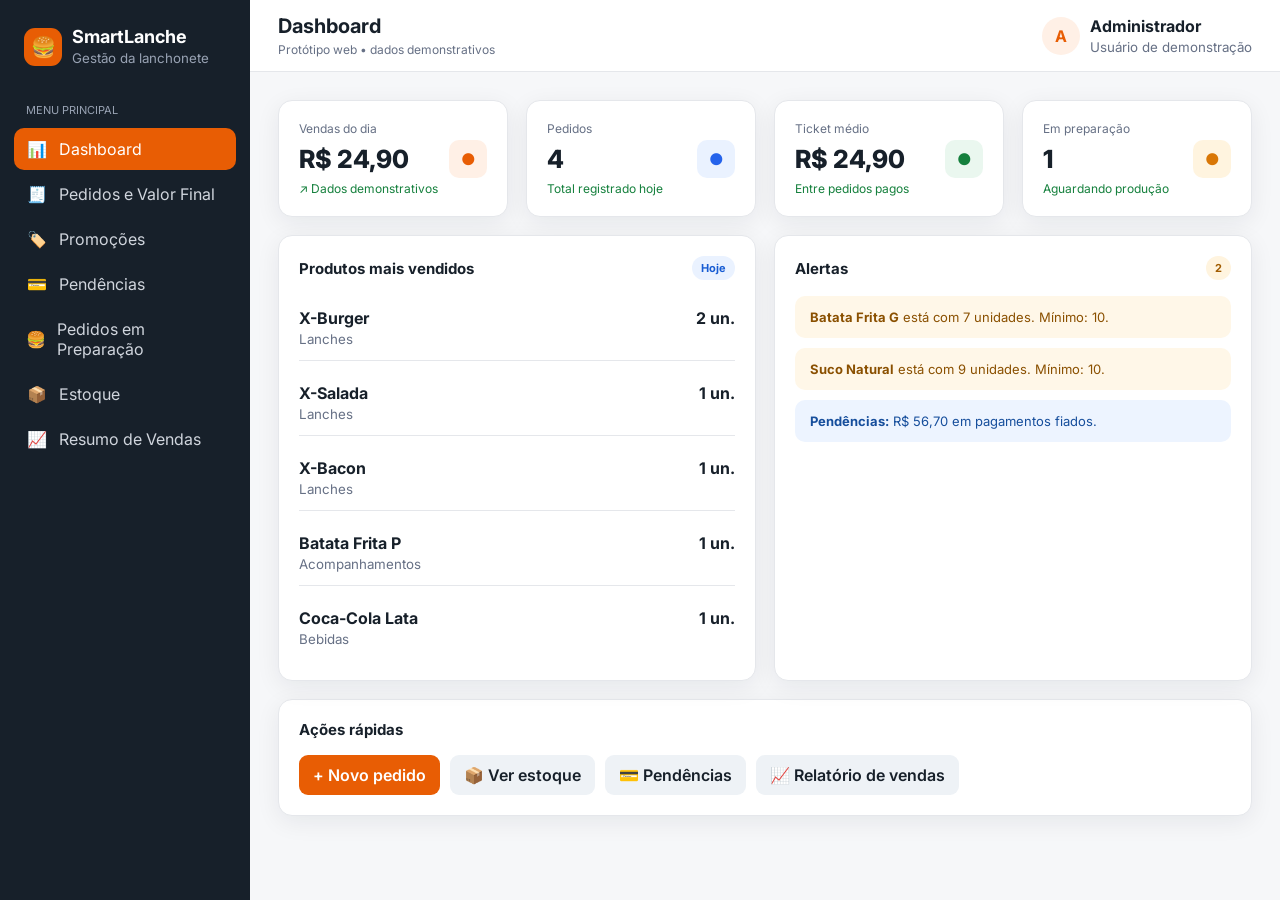
<file: prototipo/index.html>
<!DOCTYPE html>
<html lang="pt-BR">
<head>
    <meta charset="UTF-8">
    <meta name="viewport" content="width=device-width, initial-scale=1.0">

    <title>SmartLanche</title>

    <meta
        http-equiv="refresh"
        content="0; url=pages/dashboard.html"
    >
</head>

<body>

    <p>Carregando o SmartLanche...</p>

    <script>
        window.location.replace("pages/dashboard.html");
    </script>

</body>
</html>
</file>
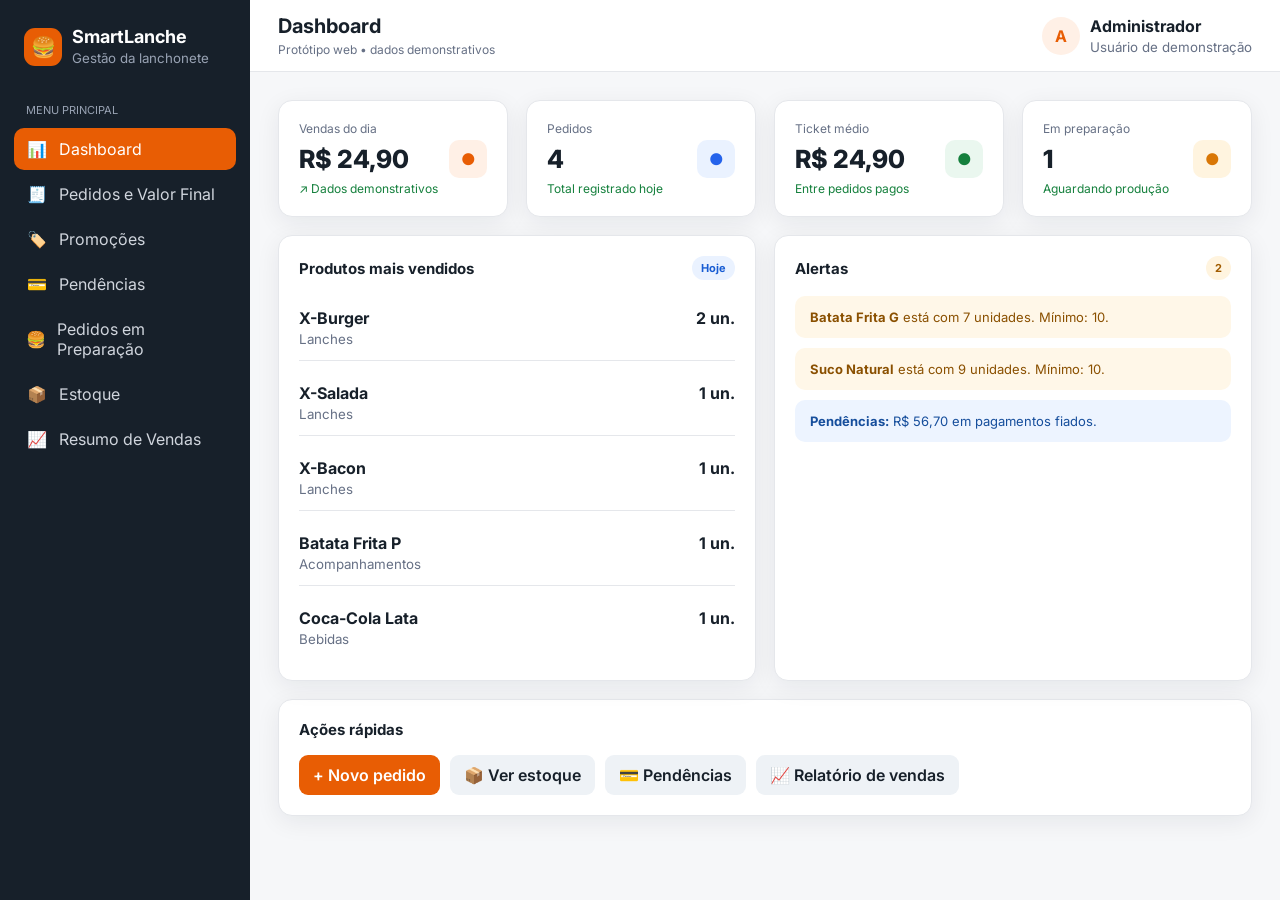
<file: prototipo/pages/dashboard.html>
<!DOCTYPE html>
<html lang="pt-BR">
<head>
  <meta charset="UTF-8">
  <meta name="viewport" content="width=device-width, initial-scale=1.0">
  <title>Dashboard | SmartLanche</title>
  <link rel="stylesheet" href="../css/styles.css">
  <link rel="stylesheet" href="../css/components.css">
  <link rel="stylesheet" href="../css/responsive.css">
</head>
<body>
  <div id="app"></div>
  <script type="module">
    import { initLayout } from '../js/app.js';
    import { init } from '../js/modules/dashboard.js';
    initLayout({ title: "Dashboard" });
    init();
  </script>
  
</body>
</html>
</file>
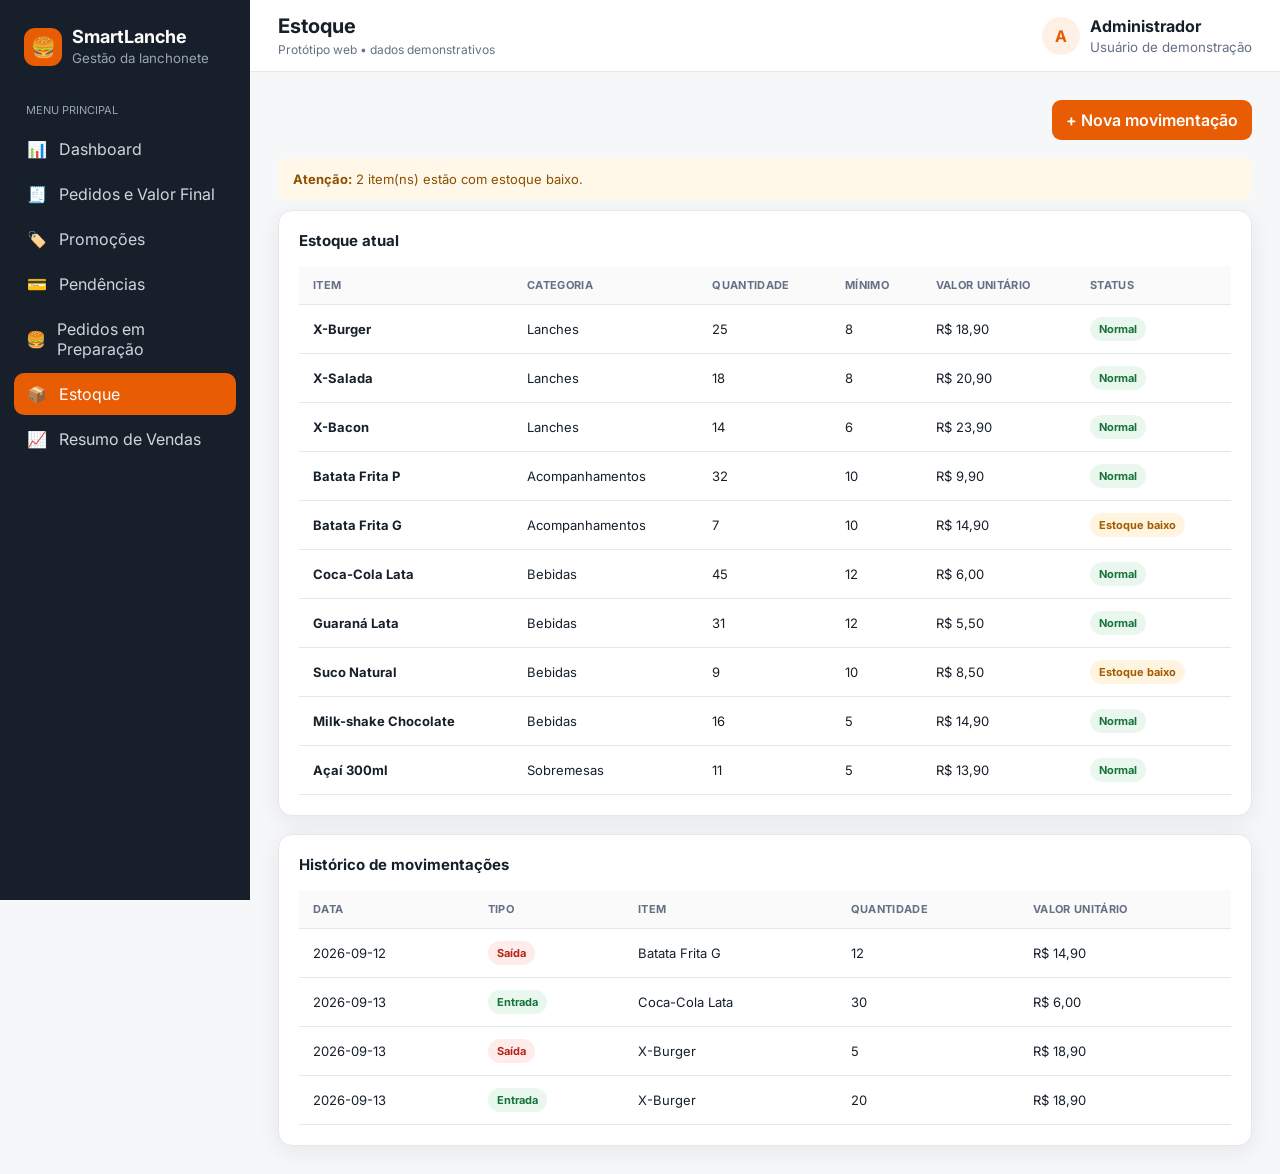
<file: prototipo/pages/inventory.html>
<!DOCTYPE html>
<html lang="pt-BR">
<head>
  <meta charset="UTF-8">
  <meta name="viewport" content="width=device-width, initial-scale=1.0">
  <title>Estoque | SmartLanche</title>
  <link rel="stylesheet" href="../css/styles.css">
  <link rel="stylesheet" href="../css/components.css">
  <link rel="stylesheet" href="../css/responsive.css">
</head>
<body>
  <div id="app"></div>
  <script type="module">
    import { initLayout } from '../js/app.js';
    import { init } from '../js/modules/inventory.js';
    initLayout({ title: "Estoque" });
    init();
  </script>
  
</body>
</html>
</file>
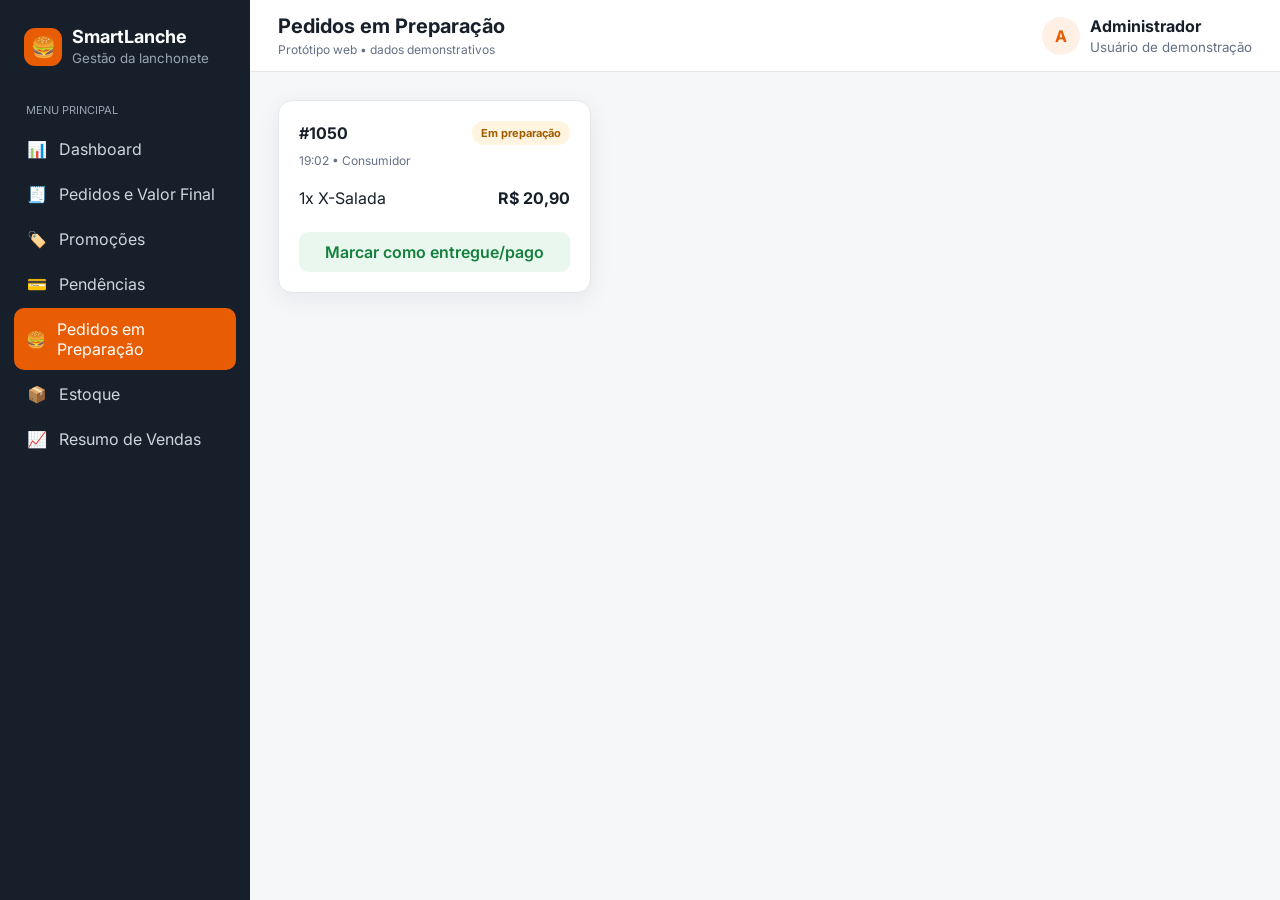
<file: prototipo/pages/order-preparation.html>
<!DOCTYPE html>
<html lang="pt-BR">
<head>
  <meta charset="UTF-8">
  <meta name="viewport" content="width=device-width, initial-scale=1.0">
  <title>Pedidos em Preparação | SmartLanche</title>
  <link rel="stylesheet" href="../css/styles.css">
  <link rel="stylesheet" href="../css/components.css">
  <link rel="stylesheet" href="../css/responsive.css">
</head>
<body>
  <div id="app"></div>
  <script type="module">
    import { initLayout } from '../js/app.js';
    import { init } from '../js/modules/order-preparation.js';
    initLayout({ title: "Pedidos em Prepara\u00e7\u00e3o" });
    init();
  </script>
  
</body>
</html>
</file>
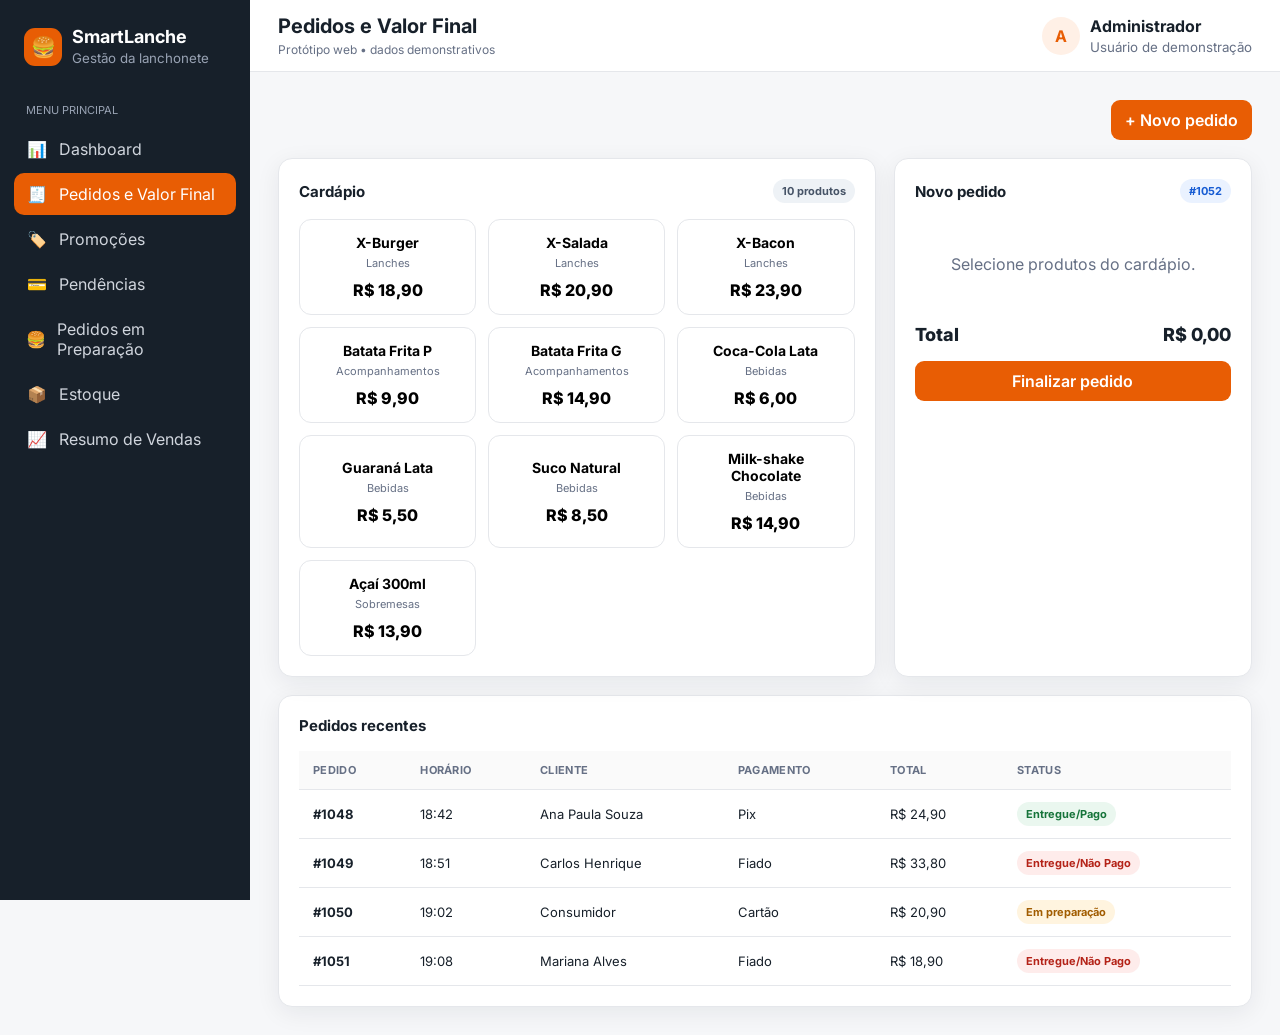
<file: prototipo/pages/orders.html>
<!DOCTYPE html>
<html lang="pt-BR">
<head>
  <meta charset="UTF-8">
  <meta name="viewport" content="width=device-width, initial-scale=1.0">
  <title>Pedidos e Valor Final | SmartLanche</title>
  <link rel="stylesheet" href="../css/styles.css">
  <link rel="stylesheet" href="../css/components.css">
  <link rel="stylesheet" href="../css/responsive.css">
</head>
<body>
  <div id="app"></div>
  <script type="module">
    import { initLayout } from '../js/app.js';
    import { init } from '../js/modules/orders.js';
    initLayout({ title: "Pedidos e Valor Final" });
    init();
  </script>
  
</body>
</html>
</file>
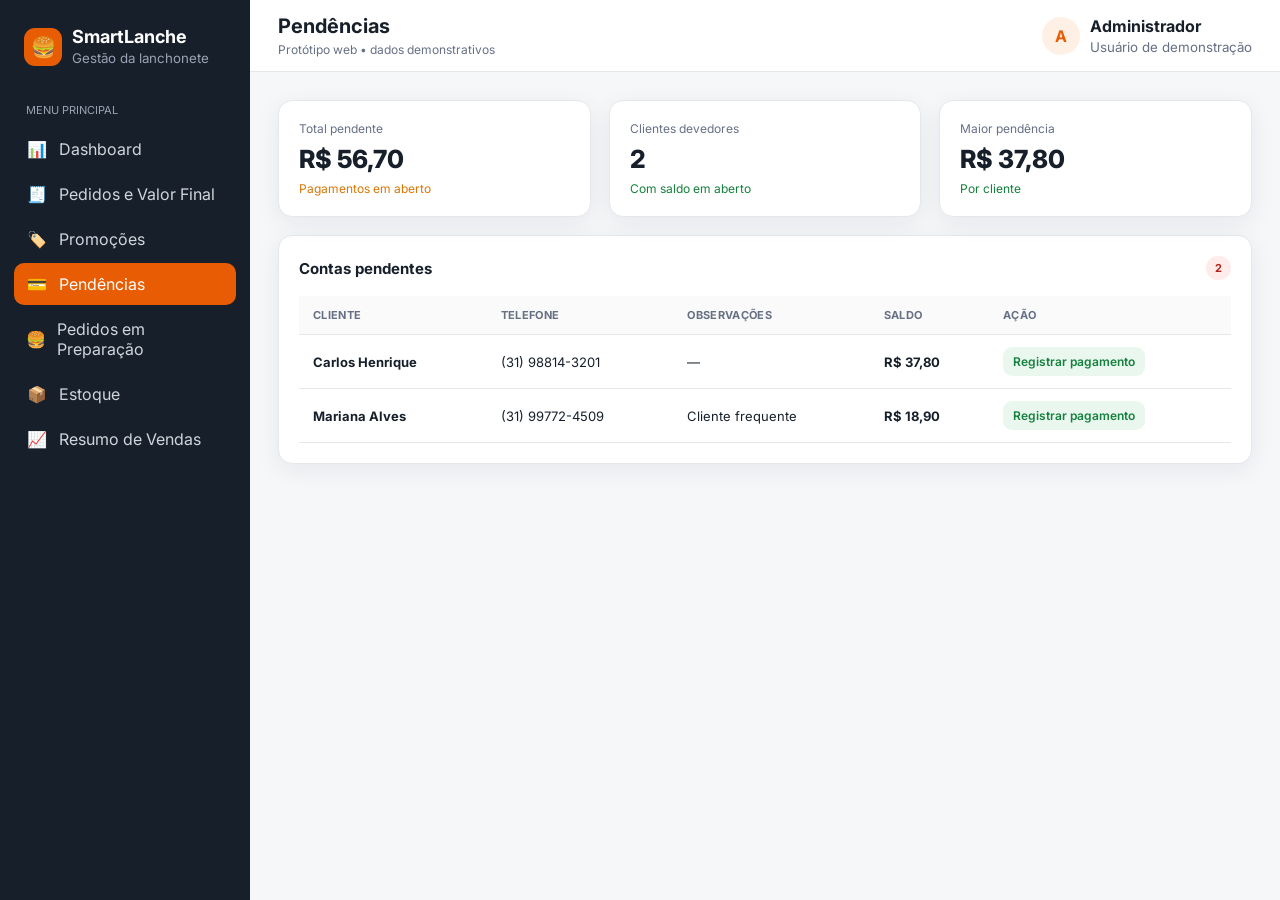
<file: prototipo/pages/pending-payments.html>
<!DOCTYPE html>
<html lang="pt-BR">
<head>
  <meta charset="UTF-8">
  <meta name="viewport" content="width=device-width, initial-scale=1.0">
  <title>Pendências | SmartLanche</title>
  <link rel="stylesheet" href="../css/styles.css">
  <link rel="stylesheet" href="../css/components.css">
  <link rel="stylesheet" href="../css/responsive.css">
</head>
<body>
  <div id="app"></div>
  <script type="module">
    import { initLayout } from '../js/app.js';
    import { init } from '../js/modules/pending-payments.js';
    initLayout({ title: "Pend\u00eancias" });
    init();
  </script>
  
</body>
</html>
</file>
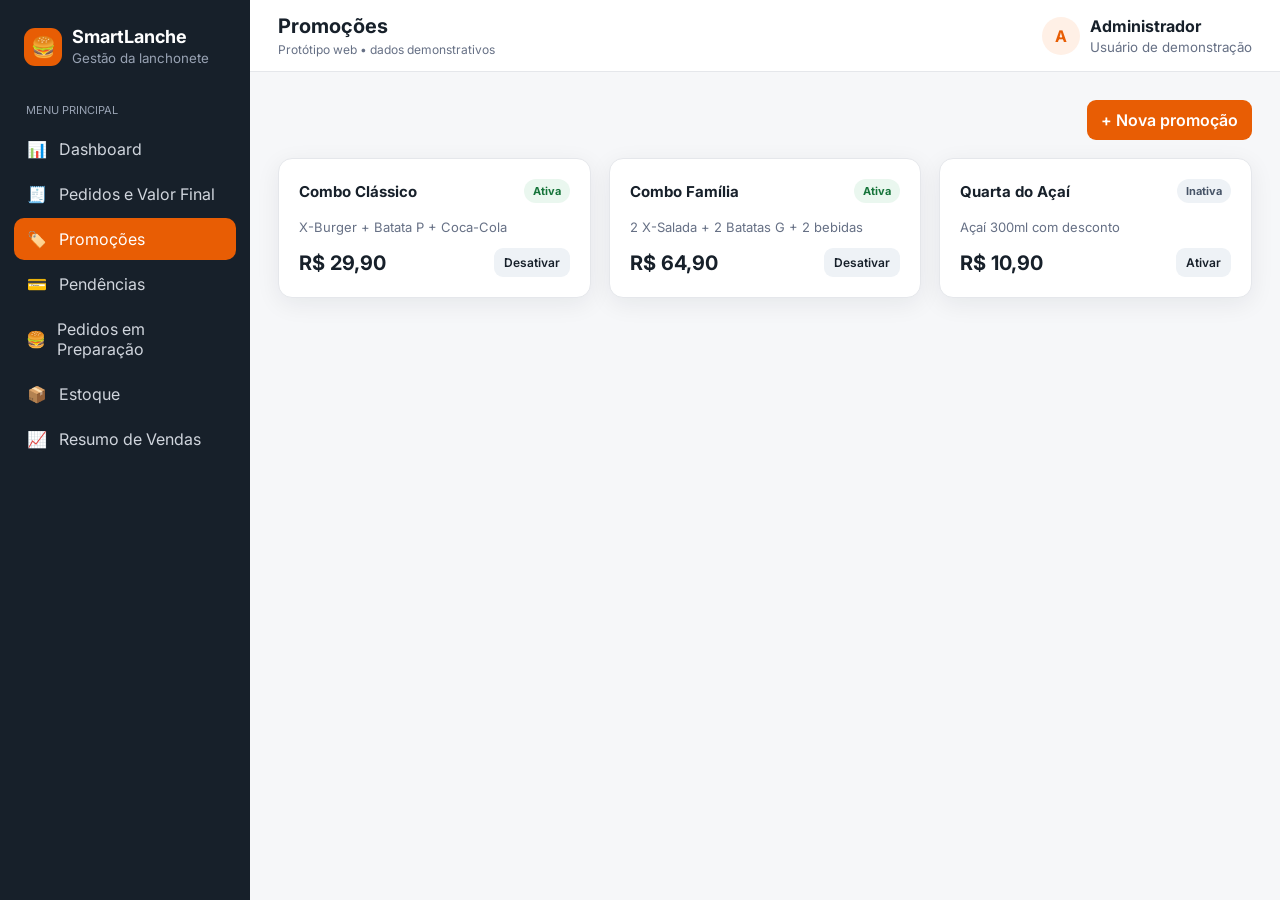
<file: prototipo/pages/promotions.html>
<!DOCTYPE html>
<html lang="pt-BR">
<head>
  <meta charset="UTF-8">
  <meta name="viewport" content="width=device-width, initial-scale=1.0">
  <title>Promoções | SmartLanche</title>
  <link rel="stylesheet" href="../css/styles.css">
  <link rel="stylesheet" href="../css/components.css">
  <link rel="stylesheet" href="../css/responsive.css">
</head>
<body>
  <div id="app"></div>
  <script type="module">
    import { initLayout } from '../js/app.js';
    import { init } from '../js/modules/promotions.js';
    initLayout({ title: "Promo\u00e7\u00f5es" });
    init();
  </script>
  
</body>
</html>
</file>
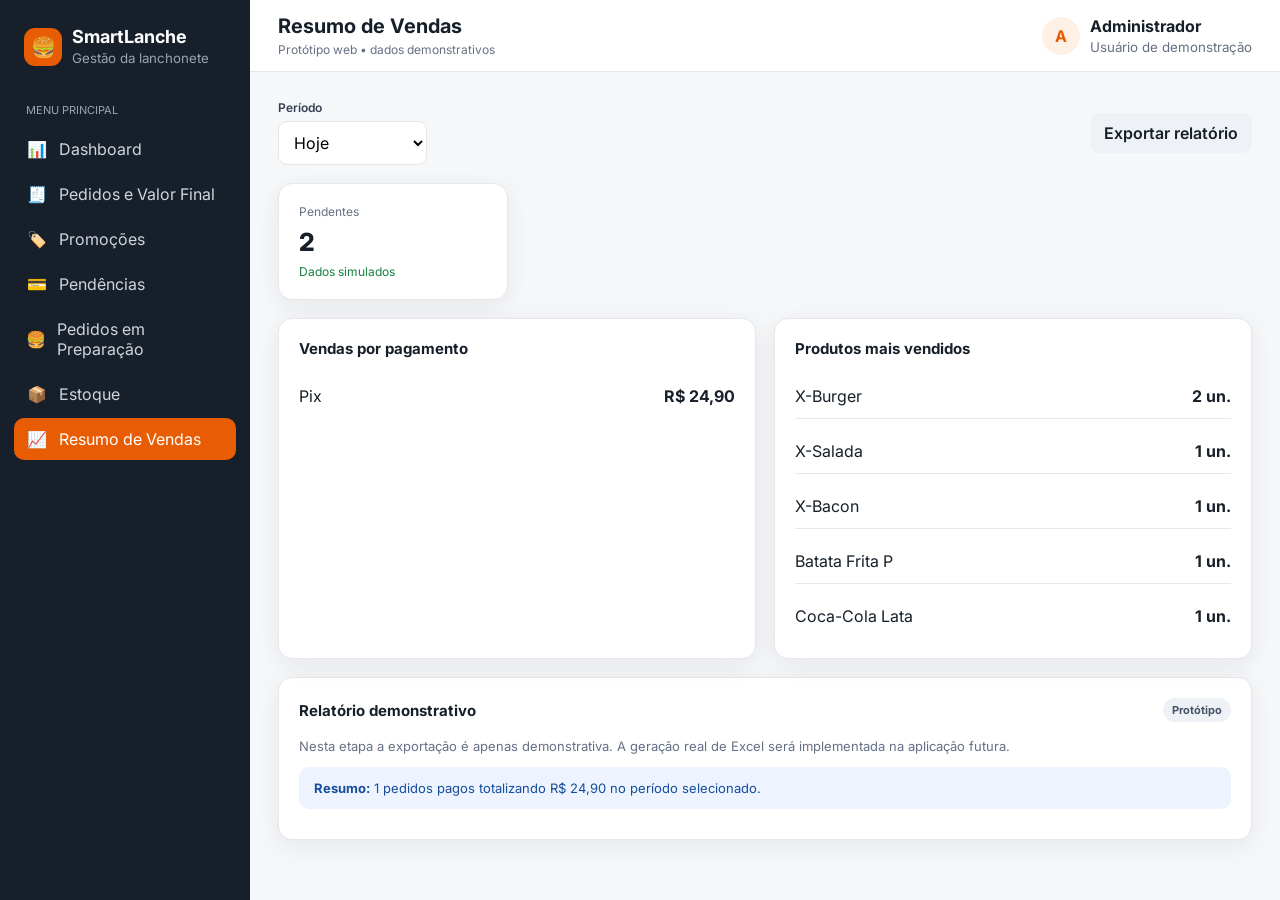
<file: prototipo/pages/sales-summary.html>
<!DOCTYPE html>
<html lang="pt-BR">
<head>
  <meta charset="UTF-8">
  <meta name="viewport" content="width=device-width, initial-scale=1.0">
  <title>Resumo de Vendas | SmartLanche</title>
  <link rel="stylesheet" href="../css/styles.css">
  <link rel="stylesheet" href="../css/components.css">
  <link rel="stylesheet" href="../css/responsive.css">
</head>
<body>
  <div id="app"></div>
  <script type="module">
    import { initLayout } from '../js/app.js';
    import { init } from '../js/modules/sales-summary.js';
    initLayout({ title: "Resumo de Vendas" });
    init();
  </script>
  
</body>
</html>
</file>
<file: prototipo/css/styles.css>
@import url('https://fonts.googleapis.com/css2?family=Inter:wght@400;500;600;700;800&display=swap');

:root {
  --primary: #e85d04;
  --primary-dark: #c24100;
  --secondary: #2d6a4f;
  --bg: #f6f7f9;
  --surface: #ffffff;
  --text: #17202a;
  --muted: #667085;
  --border: #e5e7eb;
  --danger: #dc2626;
  --warning: #d97706;
  --success: #15803d;
  --info: #2563eb;
  --sidebar: #17202a;
  --radius: 14px;
  --shadow: 0 6px 24px rgba(16, 24, 40, .07);
}

* { box-sizing: border-box; }
body {
  margin: 0;
  font-family: Inter, system-ui, -apple-system, Segoe UI, sans-serif;
  background: var(--bg);
  color: var(--text);
}
button, input, select { font: inherit; }
button { cursor: pointer; }
a { color: inherit; text-decoration: none; }

.app-shell { min-height: 100vh; display: flex; }
.sidebar {
  width: 250px; background: var(--sidebar); color: #fff; padding: 22px 14px;
  position: fixed; inset: 0 auto 0 0; z-index: 20; overflow-y: auto;
}
.brand { display:flex; align-items:center; gap:10px; padding: 4px 10px 24px; }
.brand-mark { width:38px; height:38px; border-radius:11px; background:var(--primary); display:grid; place-items:center; font-size:20px; }
.brand h1 { font-size:18px; margin:0; }
.brand small { color:#98a2b3; }
.nav-label { font-size:11px; text-transform:uppercase; color:#98a2b3; padding: 12px 12px 8px; }
.nav-item {
  display:flex; align-items:center; gap:11px; padding:11px 12px; border-radius:10px;
  color:#d0d5dd; margin:3px 0; transition:.15s;
}
.nav-item:hover { background:#27313d; color:#fff; }
.nav-item.active { background:var(--primary); color:#fff; }
.nav-icon { width:22px; text-align:center; }
.main { margin-left:250px; width:calc(100% - 250px); min-width:0; }
.topbar {
  height:72px; background:var(--surface); border-bottom:1px solid var(--border);
  display:flex; align-items:center; justify-content:space-between; padding:0 28px;
  position:sticky; top:0; z-index:10;
}
.page-title h2 { margin:0; font-size:20px; }
.page-title p { margin:4px 0 0; color:var(--muted); font-size:12px; }
.user { display:flex; align-items:center; gap:10px; }
.avatar { width:38px; height:38px; border-radius:50%; background:#fff0e6; color:var(--primary); display:grid; place-items:center; font-weight:700; }
.content { padding:28px; max-width:1500px; margin:auto; }
.grid { display:grid; gap:18px; }
.grid-4 { grid-template-columns:repeat(4, minmax(0,1fr)); }
.grid-3 { grid-template-columns:repeat(3, minmax(0,1fr)); }
.grid-2 { grid-template-columns:repeat(2, minmax(0,1fr)); }
.card { background:var(--surface); border:1px solid var(--border); border-radius:var(--radius); box-shadow:var(--shadow); }
.card-body { padding:20px; }
.card-title { display:flex; align-items:center; justify-content:space-between; gap:12px; margin-bottom:16px; }
.card-title h3 { margin:0; font-size:15px; }
.metric { padding:20px; }
.metric .label { color:var(--muted); font-size:12px; }
.metric .value { font-size:25px; font-weight:800; margin-top:8px; }
.metric .trend { font-size:12px; margin-top:7px; color:var(--success); }
.btn {
  border:0; border-radius:9px; padding:10px 14px; font-weight:600;
  display:inline-flex; align-items:center; justify-content:center; gap:7px;
}
.btn-primary { background:var(--primary); color:#fff; }
.btn-primary:hover { background:var(--primary-dark); }
.btn-secondary { background:#eef2f6; color:var(--text); }
.btn-success { background:#eaf7ef; color:var(--success); }
.btn-danger { background:#fef0f0; color:var(--danger); }
.btn-small { padding:7px 10px; font-size:12px; }
.toolbar { display:flex; gap:10px; align-items:center; flex-wrap:wrap; margin-bottom:18px; }
.toolbar .spacer { flex:1; }
.form-grid { display:grid; grid-template-columns:repeat(2, minmax(0,1fr)); gap:14px; }
.field { display:flex; flex-direction:column; gap:6px; }
.field.full { grid-column:1/-1; }
.field label { font-size:12px; font-weight:600; color:#344054; }
.field input, .field select {
  border:1px solid var(--border); border-radius:9px; padding:10px 11px; outline:none; background:#fff;
}
.field input:focus, .field select:focus { border-color:var(--primary); box-shadow:0 0 0 3px #e85d041a; }
.table-wrap { overflow:auto; }
table { width:100%; border-collapse:collapse; }
th, td { padding:12px 14px; border-bottom:1px solid var(--border); text-align:left; white-space:nowrap; font-size:13px; }
th { color:var(--muted); font-size:11px; text-transform:uppercase; letter-spacing:.03em; background:#fafafa; }
td strong { font-weight:700; }
.badge { display:inline-flex; align-items:center; border-radius:999px; padding:5px 9px; font-size:11px; font-weight:700; }
.badge-warning { background:#fff4df; color:#a15c00; }
.badge-success { background:#eaf7ef; color:#16743a; }
.badge-danger { background:#feeceb; color:#b42318; }
.badge-info { background:#eaf2ff; color:#175cd3; }
.badge-neutral { background:#eef2f6; color:#475467; }
.empty { text-align:center; padding:35px 20px; color:var(--muted); }
.quick-actions { display:flex; flex-wrap:wrap; gap:10px; }
.list { display:flex; flex-direction:column; gap:10px; }
.list-item { display:flex; justify-content:space-between; gap:15px; padding:12px 0; border-bottom:1px solid var(--border); }
.list-item:last-child { border-bottom:0; }
.progress { height:8px; background:#edf0f3; border-radius:99px; overflow:hidden; }
.progress > span { display:block; height:100%; background:var(--primary); }
.alert { padding:13px 15px; border-radius:10px; font-size:13px; margin-bottom:10px; }
.alert-warning { background:#fff7e8; color:#8a5000; }
.alert-info { background:#edf4ff; color:#164e9c; }
.modal-backdrop { position:fixed; inset:0; background:rgba(15,23,42,.48); display:none; align-items:center; justify-content:center; z-index:100; padding:20px; }
.modal-backdrop.open { display:flex; }
.modal { width:min(680px,100%); max-height:90vh; overflow:auto; background:#fff; border-radius:16px; box-shadow:0 20px 60px rgba(0,0,0,.2); }
.modal-header { padding:18px 20px; border-bottom:1px solid var(--border); display:flex; justify-content:space-between; align-items:center; }
.modal-header h3 { margin:0; font-size:16px; }
.modal-body { padding:20px; }
.modal-footer { padding:15px 20px; border-top:1px solid var(--border); display:flex; justify-content:flex-end; gap:10px; }
.close { border:0; background:transparent; font-size:22px; color:var(--muted); }
.toast-container { position:fixed; top:85px; right:20px; z-index:200; display:flex; flex-direction:column; gap:8px; }
.toast { background:#17202a; color:#fff; padding:12px 15px; border-radius:9px; box-shadow:var(--shadow); font-size:13px; animation:slide .2s ease-out; }
@keyframes slide { from { transform:translateY(-8px); opacity:0; } to { transform:none; opacity:1; } }
.order-builder { display:grid; grid-template-columns:1.25fr .75fr; gap:18px; }
.product-grid { display:grid; grid-template-columns:repeat(3, minmax(0,1fr)); gap:12px; }
.product-card { border:1px solid var(--border); border-radius:12px; padding:14px; background:#fff; transition:.15s; }
.product-card:hover { border-color:#f3a16e; transform:translateY(-1px); }
.product-card h4 { margin:0 0 5px; font-size:14px; }
.product-card p { margin:0 0 10px; color:var(--muted); font-size:11px; }
.product-price { font-weight:800; }
.cart-item { display:grid; grid-template-columns:1fr auto auto; gap:10px; align-items:center; padding:10px 0; border-bottom:1px solid var(--border); }
.qty { display:flex; align-items:center; gap:6px; }
.qty button { width:25px; height:25px; border:1px solid var(--border); border-radius:6px; background:#fff; }
.total { display:flex; justify-content:space-between; font-size:18px; font-weight:800; padding-top:15px; }
.kpi-icon { width:38px; height:38px; display:grid; place-items:center; border-radius:10px; background:#fff0e6; color:var(--primary); }
.metric-row { display:flex; align-items:center; justify-content:space-between; gap:10px; }
.section-gap { margin-top:18px; }
</file>
<file: prototipo/css/components.css>
/* Componentes reutilizáveis do SmartLanche */
.stat-icon-success { background:#eaf7ef; color:#15803d; }
.stat-icon-warning { background:#fff4df; color:#d97706; }
.stat-icon-info { background:#eaf2ff; color:#2563eb; }
.action-row { display:flex; gap:7px; flex-wrap:wrap; }
</file>
<file: prototipo/css/responsive.css>
@media (max-width: 1100px) {
  .grid-4 { grid-template-columns:repeat(2,1fr); }
  .product-grid { grid-template-columns:repeat(2,1fr); }
  .order-builder { grid-template-columns:1fr; }
}
@media (max-width: 800px) {
  .sidebar { width:70px; padding:16px 8px; }
  .sidebar .brand h1, .sidebar .brand small, .sidebar .nav-label, .sidebar .nav-item span:not(.nav-icon) { display:none; }
  .brand { justify-content:center; padding:4px 0 20px; }
  .nav-item { justify-content:center; }
  .main { margin-left:70px; width:calc(100% - 70px); }
  .content { padding:18px; }
  .topbar { padding:0 18px; }
  .grid-3, .grid-2 { grid-template-columns:1fr; }
}
@media (max-width: 560px) {
  .grid-4 { grid-template-columns:1fr; }
  .form-grid { grid-template-columns:1fr; }
  .field.full { grid-column:auto; }
  .product-grid { grid-template-columns:1fr; }
  .page-title p { display:none; }
  .user div:last-child { display:none; }
}
</file>
